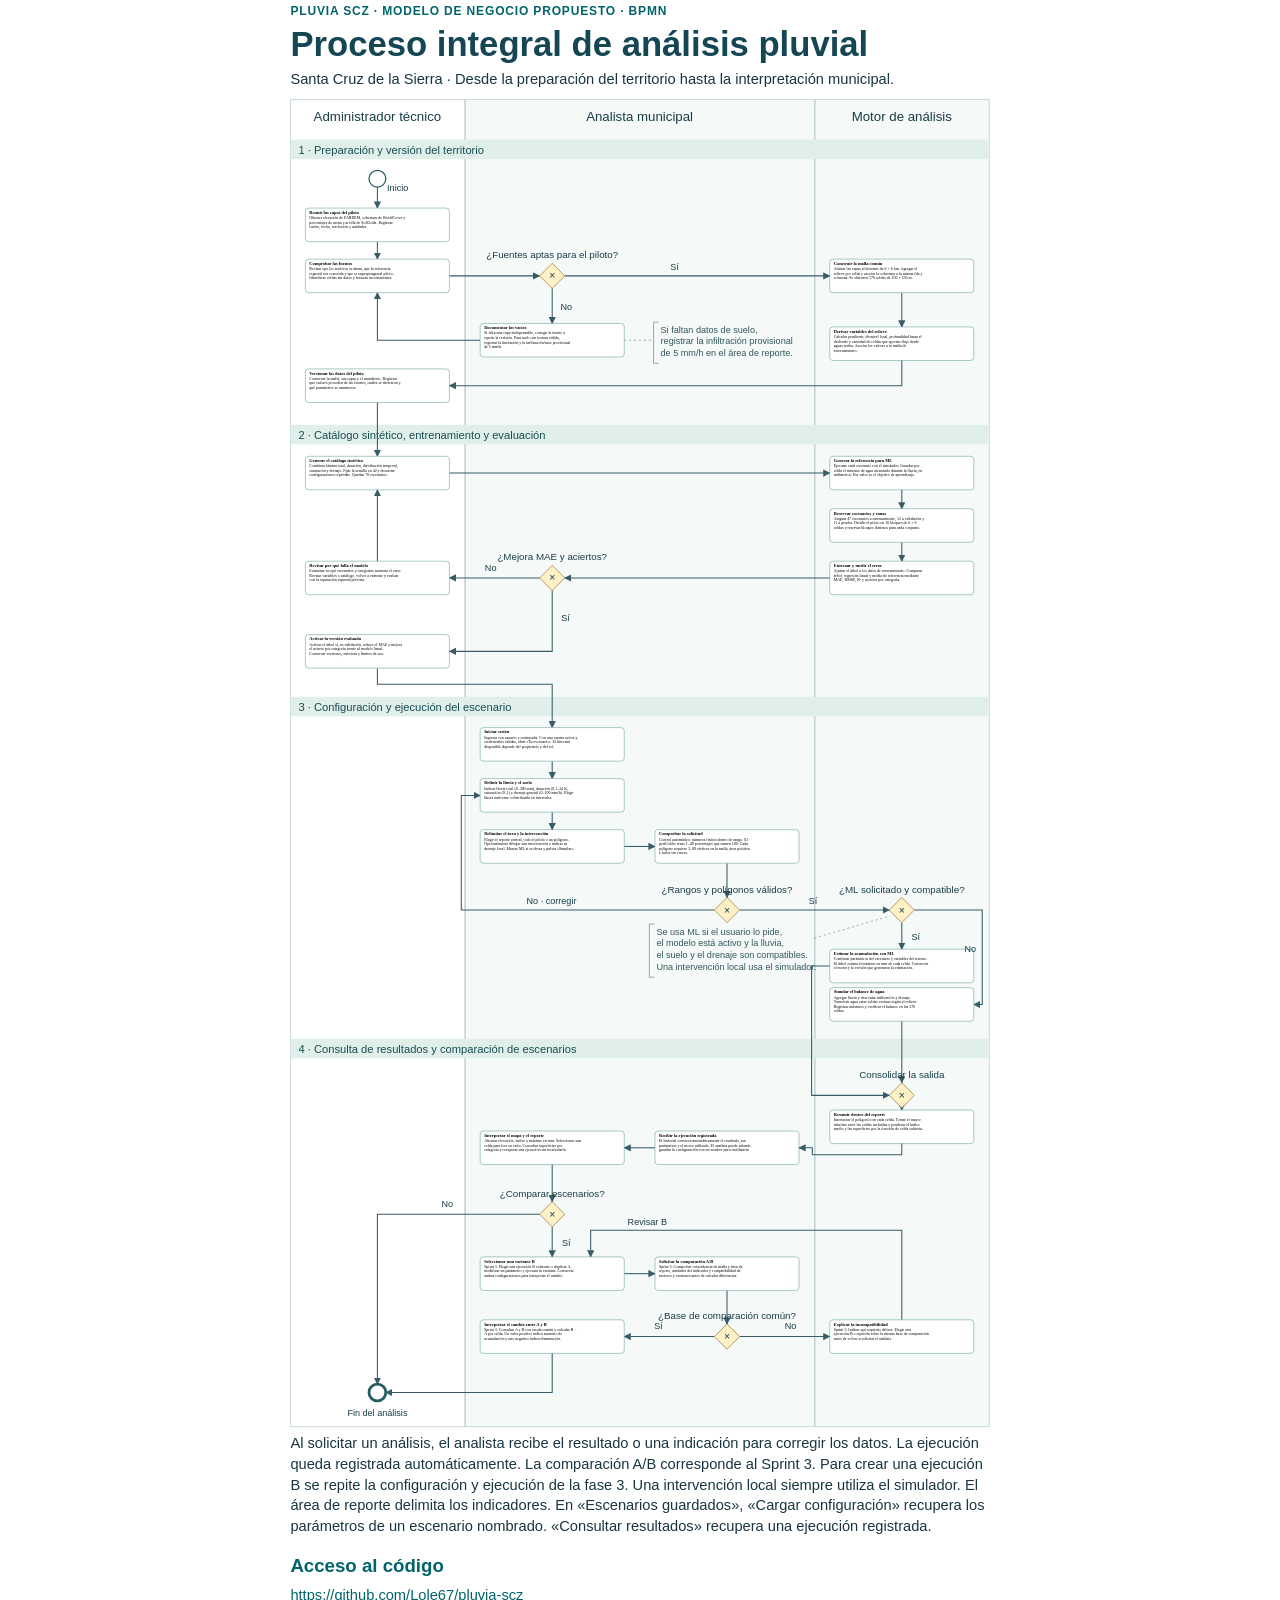
<file: docs/fuentes/BPMN.html>
<!doctype html>
<html lang="es"><meta charset="utf-8"><title>Proceso integral de análisis pluvial · Pluvia SCZ</title>
<style>@page{size:A4;margin:15mm 17mm}*{box-sizing:border-box}body{max-width:185mm;margin:auto;color:#193541;font:11pt/1.42 'Segoe UI',Arial,sans-serif}h1{font-size:26pt;color:#144653;line-height:1.12;margin:7px 0 15px}h2,h3{font-size:14pt;color:#00646a;margin:16px 0 5px}small{font-size:9pt;font-weight:700;letter-spacing:.07em;color:#00646a}p{margin:5px 0 10px}table{width:100%;border-collapse:collapse;font-size:10pt;margin:8px 0 10px}td,th{vertical-align:top;text-align:left;padding:6px 7px;border-bottom:1px solid #c7d8d8}th{background:#e8f3f1}tr{break-inside:avoid}section+section{break-before:page}section{break-inside:auto}svg{display:block;width:100%}a{color:#00646a}code,pre{font:9pt Consolas,monospace}pre{background:#f0f5f6;padding:8px;white-space:pre-wrap}ol{padding-left:20px}li{margin:6px 0}@page poster{size:440mm 1010mm;margin:13mm}.poster{page:poster}.poster h1{margin:4px 0}@media print{body{max-width:none}}</style>
<body>
<section class="poster">
<small>PLUVIA SCZ · MODELO DE NEGOCIO PROPUESTO · BPMN</small>
<h1>Proceso integral de análisis pluvial</h1>
<p>Santa Cruz de la Sierra · Desde la preparación del territorio hasta la interpretación municipal.</p>
<svg viewBox="0 0 1000 1900">
<defs>
<marker id="arr" viewBox="0 0 10 10" refX="9" refY="5" markerWidth="7" markerHeight="7" orient="auto">
<path d="M0 0L10 5L0 10z" fill="#375b67"/>
</marker>
</defs>
<rect x="1" y="1" width="249" height="1898" fill="#ffffff" stroke="#b3c9c9"/>
<text x="125" y="32" text-anchor="middle" font-family="Segoe UI, sans-serif" font-size="19" fill="#173d46">Administrador técnico</text>
<rect x="251" y="1" width="499" height="1898" fill="#f5f9f8" stroke="#b3c9c9"/>
<text x="500" y="32" text-anchor="middle" font-family="Segoe UI, sans-serif" font-size="19" fill="#173d46">Analista municipal</text>
<rect x="751" y="1" width="249" height="1898" fill="#f5f9f8" stroke="#b3c9c9"/>
<text x="875" y="32" text-anchor="middle" font-family="Segoe UI, sans-serif" font-size="19" fill="#173d46">Motor de análisis</text>
<rect x="1" y="58" width="998" height="28" fill="#e1efeb"/>
<text x="12" y="78" font-size="16" fill="#174d51">1 · Preparación y versión del territorio</text>
<rect x="1" y="466" width="998" height="28" fill="#e1efeb"/>
<text x="12" y="486" font-size="16" fill="#174d51">2 · Catálogo sintético, entrenamiento y evaluación</text>
<rect x="1" y="855" width="998" height="28" fill="#e1efeb"/>
<text x="12" y="875" font-size="16" fill="#174d51">3 · Configuración y ejecución del escenario</text>
<rect x="1" y="1344" width="998" height="28" fill="#e1efeb"/>
<text x="12" y="1364" font-size="16" fill="#174d51">4 · Consulta de resultados y comparación de escenarios</text>
<path d="M125 126V156" fill="none" stroke="#375b67" stroke-width="1.5" marker-end="url(#arr)"/>
<path d="M125 204V229" fill="none" stroke="#375b67" stroke-width="1.5" marker-end="url(#arr)"/>
<path d="M228 253H357" fill="none" stroke="#375b67" stroke-width="1.5" marker-end="url(#arr)"/>
<path d="M393 253H772" fill="none" stroke="#375b67" stroke-width="1.5" marker-end="url(#arr)"/>
<path d="M375 271V321" fill="none" stroke="#375b67" stroke-width="1.5" marker-end="url(#arr)"/>
<path d="M272 345H125V277" fill="none" stroke="#375b67" stroke-width="1.5" marker-end="url(#arr)"/>
<path d="M875 277V326" fill="none" stroke="#375b67" stroke-width="1.5" marker-end="url(#arr)"/>
<path d="M125 434V511" fill="none" stroke="#375b67" stroke-width="1.5" marker-end="url(#arr)"/>
<path d="M228 535H772" fill="none" stroke="#375b67" stroke-width="1.5" marker-end="url(#arr)"/>
<path d="M875 559V586" fill="none" stroke="#375b67" stroke-width="1.5" marker-end="url(#arr)"/>
<path d="M875 634V661" fill="none" stroke="#375b67" stroke-width="1.5" marker-end="url(#arr)"/>
<path d="M772 685H393" fill="none" stroke="#375b67" stroke-width="1.5" marker-end="url(#arr)"/>
<path d="M357 685H228" fill="none" stroke="#375b67" stroke-width="1.5" marker-end="url(#arr)"/>
<path d="M125 661V559" fill="none" stroke="#375b67" stroke-width="1.5" marker-end="url(#arr)"/>
<path d="M375 703V790H228" fill="none" stroke="#375b67" stroke-width="1.5" marker-end="url(#arr)"/>
<path d="M125 814V837H375V899" fill="none" stroke="#375b67" stroke-width="1.5" marker-end="url(#arr)"/>
<path d="M375 947V972" fill="none" stroke="#375b67" stroke-width="1.5" marker-end="url(#arr)"/>
<path d="M375 1020V1045" fill="none" stroke="#375b67" stroke-width="1.5" marker-end="url(#arr)"/>
<path d="M478 1069H522" fill="none" stroke="#375b67" stroke-width="1.5" marker-end="url(#arr)"/>
<path d="M625 1093V1142" fill="none" stroke="#375b67" stroke-width="1.5" marker-end="url(#arr)"/>
<path d="M607 1160H245V996H272" fill="none" stroke="#375b67" stroke-width="1.5" marker-end="url(#arr)"/>
<path d="M643 1160H857" fill="none" stroke="#375b67" stroke-width="1.5" marker-end="url(#arr)"/>
<path d="M875 1178V1216" fill="none" stroke="#375b67" stroke-width="1.5" marker-end="url(#arr)"/>
<path d="M893 1160H990V1295H978" fill="none" stroke="#375b67" stroke-width="1.5" marker-end="url(#arr)"/>
<path d="M772 1240H746V1425H857" fill="none" stroke="#375b67" stroke-width="1.5" marker-end="url(#arr)"/>
<path d="M875 1319V1407" fill="none" stroke="#375b67" stroke-width="1.5" marker-end="url(#arr)"/>
<path d="M875 1443V1446" fill="none" stroke="#375b67" stroke-width="1.5" marker-end="url(#arr)"/>
<path d="M522 1500H478" fill="none" stroke="#375b67" stroke-width="1.5" marker-end="url(#arr)"/>
<path d="M375 1524V1577" fill="none" stroke="#375b67" stroke-width="1.5" marker-end="url(#arr)"/>
<path d="M357 1595H125V1838" fill="none" stroke="#375b67" stroke-width="1.5" marker-end="url(#arr)"/>
<path d="M375 1613V1656" fill="none" stroke="#375b67" stroke-width="1.5" marker-end="url(#arr)"/>
<path d="M478 1680H522" fill="none" stroke="#375b67" stroke-width="1.5" marker-end="url(#arr)"/>
<path d="M625 1704V1752" fill="none" stroke="#375b67" stroke-width="1.5" marker-end="url(#arr)"/>
<path d="M607 1770H478" fill="none" stroke="#375b67" stroke-width="1.5" marker-end="url(#arr)"/>
<path d="M643 1770H772" fill="none" stroke="#375b67" stroke-width="1.5" marker-end="url(#arr)"/>
<path d="M875 1746V1618H430V1656" fill="none" stroke="#375b67" stroke-width="1.5" marker-end="url(#arr)"/>
<path d="M375 1794V1850H137" fill="none" stroke="#375b67" stroke-width="1.5" marker-end="url(#arr)"/>
<circle cx="125" cy="114" r="12" fill="white" stroke="#245e61" stroke-width="1.8"/>
<g class="task" transform="translate(22 156) scale(.333333 .285714)">
<rect width="618" height="168" rx="15" fill="white" stroke="#398182" stroke-width="2"/>
<text x="17" y="29" style="font:bold 19px Segoe UI">Reunir las capas del piloto</text>
<text x="17" y="55" style="font:17px Segoe UI">Obtener elevación de FABDEM, cobertura de WorldCover y</text>
<text x="17" y="78" style="font:17px Segoe UI">porcentajes de arena y arcilla de SoilGrids. Registrar</text>
<text x="17" y="101" style="font:17px Segoe UI">fuente, fecha, resolución y unidades.</text>
</g>
<g class="task" transform="translate(22 229) scale(.333333 .285714)">
<rect width="618" height="168" rx="15" fill="white" stroke="#398182" stroke-width="2"/>
<text x="17" y="29" style="font:bold 19px Segoe UI">Comprobar las fuentes</text>
<text x="17" y="55" style="font:17px Segoe UI">Revisar que los archivos se abran, que la referencia</text>
<text x="17" y="78" style="font:17px Segoe UI">espacial sea conocida y que se superpongan al piloto.</text>
<text x="17" y="101" style="font:17px Segoe UI">Identificar celdas sin datos y texturas inconsistentes.</text>
</g>
<path d="M375 235l18 18 -18 18 -18 -18z" fill="#fff1c6" stroke="#977331"/>
<text x="375" y="258" text-anchor="middle" font-family="Segoe UI, sans-serif" font-size="15" fill="#173d46">×</text>
<text x="375" y="228" text-anchor="middle" font-family="Segoe UI, sans-serif" font-size="14" fill="#173d46">¿Fuentes aptas para el piloto?</text>
<g class="task" transform="translate(272 321) scale(.333333 .285714)">
<rect width="618" height="168" rx="15" fill="white" stroke="#398182" stroke-width="2"/>
<text x="17" y="29" style="font:bold 19px Segoe UI">Documentar los vacíos</text>
<text x="17" y="55" style="font:17px Segoe UI">Si falta una capa indispensable, corregir la fuente y</text>
<text x="17" y="78" style="font:17px Segoe UI">repetir la revisión. Para suelo sin textura válida,</text>
<text x="17" y="101" style="font:17px Segoe UI">registrar la limitación y la infiltración base provisional</text>
<text x="17" y="124" style="font:17px Segoe UI">de 5 mm/h.</text>
</g>
<g class="task" transform="translate(772 229) scale(.333333 .285714)">
<rect width="618" height="168" rx="15" fill="white" stroke="#398182" stroke-width="2"/>
<text x="17" y="29" style="font:bold 19px Segoe UI">Construir la malla común</text>
<text x="17" y="55" style="font:17px Segoe UI">Alinear las capas al dominio de 6 × 6 km. Agregar el</text>
<text x="17" y="78" style="font:17px Segoe UI">relieve por celda y asociar la cobertura a la misma fila y</text>
<text x="17" y="101" style="font:17px Segoe UI">columna. Se obtienen 576 celdas de 250 × 250 m.</text>
</g>
<g class="task" transform="translate(22 386) scale(.333333 .285714)">
<rect width="618" height="168" rx="15" fill="white" stroke="#398182" stroke-width="2"/>
<text x="17" y="29" style="font:bold 19px Segoe UI">Versionar los datos del piloto</text>
<text x="17" y="55" style="font:17px Segoe UI">Conservar la malla, sus capas y el manifiesto. Registrar</text>
<text x="17" y="78" style="font:17px Segoe UI">qué valores proceden de las fuentes, cuáles se derivaron y</text>
<text x="17" y="101" style="font:17px Segoe UI">qué parámetros se asumieron.</text>
</g>
<text x="550" y="245" text-anchor="middle" font-family="Segoe UI, sans-serif" font-size="13" fill="#173d46">Sí</text>
<text x="395" y="302" text-anchor="middle" font-family="Segoe UI, sans-serif" font-size="13" fill="#173d46">No</text>
<g class="task" transform="translate(22 511) scale(.333333 .285714)">
<rect width="618" height="168" rx="15" fill="white" stroke="#398182" stroke-width="2"/>
<text x="17" y="29" style="font:bold 19px Segoe UI">Generar el catálogo sintético</text>
<text x="17" y="55" style="font:17px Segoe UI">Combinar lámina total, duración, distribución temporal,</text>
<text x="17" y="78" style="font:17px Segoe UI">saturación y drenaje. Fijar la semilla en 42 y descartar</text>
<text x="17" y="101" style="font:17px Segoe UI">configuraciones repetidas. Quedan 70 escenarios.</text>
</g>
<g class="task" transform="translate(772 511) scale(.333333 .285714)">
<rect width="618" height="168" rx="15" fill="white" stroke="#398182" stroke-width="2"/>
<text x="17" y="29" style="font:bold 19px Segoe UI">Generar la referencia para ML</text>
<text x="17" y="55" style="font:17px Segoe UI">Ejecutar cada escenario con el simulador. Guardar por</text>
<text x="17" y="78" style="font:17px Segoe UI">celda el máximo de agua alcanzado durante la lluvia, en</text>
<text x="17" y="101" style="font:17px Segoe UI">milímetros. Ese valor es el objetivo de aprendizaje.</text>
</g>
<g class="task" transform="translate(772 586) scale(.333333 .285714)">
<rect width="618" height="168" rx="15" fill="white" stroke="#398182" stroke-width="2"/>
<text x="17" y="29" style="font:bold 19px Segoe UI">Reservar escenarios y zonas</text>
<text x="17" y="55" style="font:17px Segoe UI">Asignar 47 escenarios a entrenamiento, 12 a validación y</text>
<text x="17" y="78" style="font:17px Segoe UI">11 a prueba. Dividir el piloto en 16 bloques de 6 × 6</text>
<text x="17" y="101" style="font:17px Segoe UI">celdas y reservar bloques distintos para cada conjunto.</text>
</g>
<g class="task" transform="translate(772 661) scale(.333333 .285714)">
<rect width="618" height="168" rx="15" fill="white" stroke="#398182" stroke-width="2"/>
<text x="17" y="29" style="font:bold 19px Segoe UI">Entrenar y medir el error</text>
<text x="17" y="55" style="font:17px Segoe UI">Ajustar el árbol a los datos de entrenamiento. Comparar</text>
<text x="17" y="78" style="font:17px Segoe UI">árbol, regresión lineal y media de referencia mediante</text>
<text x="17" y="101" style="font:17px Segoe UI">MAE, RMSE, R² y aciertos por categoría.</text>
</g>
<path d="M375 667l18 18 -18 18 -18 -18z" fill="#fff1c6" stroke="#977331"/>
<text x="375" y="690" text-anchor="middle" font-family="Segoe UI, sans-serif" font-size="15" fill="#173d46">×</text>
<text x="375" y="660" text-anchor="middle" font-family="Segoe UI, sans-serif" font-size="14" fill="#173d46">¿Mejora MAE y aciertos?</text>
<g class="task" transform="translate(22 661) scale(.333333 .285714)">
<rect width="618" height="168" rx="15" fill="white" stroke="#398182" stroke-width="2"/>
<text x="17" y="29" style="font:bold 19px Segoe UI">Revisar por qué falla el modelo</text>
<text x="17" y="55" style="font:17px Segoe UI">Examinar en qué escenarios y categorías aumenta el error.</text>
<text x="17" y="78" style="font:17px Segoe UI">Revisar variables o catálogo, volver a entrenar y evaluar</text>
<text x="17" y="101" style="font:17px Segoe UI">con la separación espacial prevista.</text>
</g>
<g class="task" transform="translate(22 766) scale(.333333 .285714)">
<rect width="618" height="168" rx="15" fill="white" stroke="#398182" stroke-width="2"/>
<text x="17" y="29" style="font:bold 19px Segoe UI">Activar la versión evaluada</text>
<text x="17" y="55" style="font:17px Segoe UI">Activar el árbol si, en validación, reduce el MAE y mejora</text>
<text x="17" y="78" style="font:17px Segoe UI">el acierto por categoría frente al modelo lineal.</text>
<text x="17" y="101" style="font:17px Segoe UI">Conservar versiones, métricas y límites de uso.</text>
</g>
<text x="287" y="675" text-anchor="middle" font-family="Segoe UI, sans-serif" font-size="13" fill="#173d46">No</text>
<text x="394" y="747" text-anchor="middle" font-family="Segoe UI, sans-serif" font-size="13" fill="#173d46">Sí</text>
<g class="task" transform="translate(272 899) scale(.333333 .285714)">
<rect width="618" height="168" rx="15" fill="white" stroke="#398182" stroke-width="2"/>
<text x="17" y="29" style="font:bold 19px Segoe UI">Iniciar sesión</text>
<text x="17" y="55" style="font:17px Segoe UI">Ingresar con usuario y contraseña. Con una cuenta activa y</text>
<text x="17" y="78" style="font:17px Segoe UI">credenciales válidas, abrir «Tu escenario». El historial</text>
<text x="17" y="101" style="font:17px Segoe UI">disponible depende del propietario y del rol.</text>
</g>
<g class="task" transform="translate(272 972) scale(.333333 .285714)">
<rect width="618" height="168" rx="15" fill="white" stroke="#398182" stroke-width="2"/>
<text x="17" y="29" style="font:bold 19px Segoe UI">Definir la lluvia y el suelo</text>
<text x="17" y="55" style="font:17px Segoe UI">Indicar lluvia total (0–300 mm), duración (0,1–24 h),</text>
<text x="17" y="78" style="font:17px Segoe UI">saturación (0–1) y drenaje general (0–100 mm/h). Elegir</text>
<text x="17" y="101" style="font:17px Segoe UI">lluvia uniforme o distribuirla en intervalos.</text>
</g>
<g class="task" transform="translate(272 1045) scale(.333333 .285714)">
<rect width="618" height="168" rx="15" fill="white" stroke="#398182" stroke-width="2"/>
<text x="17" y="29" style="font:bold 19px Segoe UI">Delimitar el área y la intervención</text>
<text x="17" y="55" style="font:17px Segoe UI">Elegir el reporte central, todo el piloto o un polígono.</text>
<text x="17" y="78" style="font:17px Segoe UI">Opcionalmente dibujar una intervención e indicar su</text>
<text x="17" y="101" style="font:17px Segoe UI">drenaje local. Marcar ML si se desea y pulsar «Simular».</text>
</g>
<g class="task" transform="translate(522 1045) scale(.333333 .285714)">
<rect width="618" height="168" rx="15" fill="white" stroke="#398182" stroke-width="2"/>
<text x="17" y="29" style="font:bold 19px Segoe UI">Comprobar la solicitud</text>
<text x="17" y="55" style="font:17px Segoe UI">Control automático: números finitos dentro de rango. El</text>
<text x="17" y="78" style="font:17px Segoe UI">perfil debe tener 1–48 porcentajes que sumen 100. Cada</text>
<text x="17" y="101" style="font:17px Segoe UI">polígono requiere 3–80 vértices en la malla, área positiva</text>
<text x="17" y="124" style="font:17px Segoe UI">y lados sin cruces.</text>
</g>
<path d="M625 1142l18 18 -18 18 -18 -18z" fill="#fff1c6" stroke="#977331"/>
<text x="625" y="1165" text-anchor="middle" font-family="Segoe UI, sans-serif" font-size="15" fill="#173d46">×</text>
<text x="625" y="1135" text-anchor="middle" font-family="Segoe UI, sans-serif" font-size="14" fill="#173d46">¿Rangos y polígonos válidos?</text>
<path d="M875 1142l18 18 -18 18 -18 -18z" fill="#fff1c6" stroke="#977331"/>
<text x="875" y="1165" text-anchor="middle" font-family="Segoe UI, sans-serif" font-size="15" fill="#173d46">×</text>
<text x="875" y="1135" text-anchor="middle" font-family="Segoe UI, sans-serif" font-size="14" fill="#173d46">¿ML solicitado y compatible?</text>
<g class="task" transform="translate(772 1216) scale(.333333 .285714)">
<rect width="618" height="168" rx="15" fill="white" stroke="#398182" stroke-width="2"/>
<text x="17" y="29" style="font:bold 19px Segoe UI">Estimar la acumulación con ML</text>
<text x="17" y="55" style="font:17px Segoe UI">Combinar parámetros del escenario y variables del terreno.</text>
<text x="17" y="78" style="font:17px Segoe UI">El árbol estima el máximo en mm de cada celda. Conservar</text>
<text x="17" y="101" style="font:17px Segoe UI">el motor y la versión que generaron la estimación.</text>
</g>
<g class="task" transform="translate(772 1271) scale(.333333 .285714)">
<rect width="618" height="168" rx="15" fill="white" stroke="#398182" stroke-width="2"/>
<text x="17" y="29" style="font:bold 19px Segoe UI">Simular el balance de agua</text>
<text x="17" y="55" style="font:17px Segoe UI">Agregar lluvia y descontar infiltración y drenaje.</text>
<text x="17" y="78" style="font:17px Segoe UI">Transferir agua entre celdas vecinas según el relieve.</text>
<text x="17" y="101" style="font:17px Segoe UI">Registrar máximos y verificar el balance en las 576</text>
<text x="17" y="124" style="font:17px Segoe UI">celdas.</text>
</g>
<path d="M875 1407l18 18 -18 18 -18 -18z" fill="#fff1c6" stroke="#977331"/>
<text x="875" y="1430" text-anchor="middle" font-family="Segoe UI, sans-serif" font-size="15" fill="#173d46">×</text>
<text x="875" y="1400" text-anchor="middle" font-family="Segoe UI, sans-serif" font-size="14" fill="#173d46">Consolidar la salida</text>
<text x="374" y="1151" text-anchor="middle" font-family="Segoe UI, sans-serif" font-size="13" fill="#173d46">No · corregir</text>
<text x="748" y="1151" text-anchor="middle" font-family="Segoe UI, sans-serif" font-size="13" fill="#173d46">Sí</text>
<text x="895" y="1203" text-anchor="middle" font-family="Segoe UI, sans-serif" font-size="13" fill="#173d46">Sí</text>
<text x="973" y="1220" text-anchor="middle" font-family="Segoe UI, sans-serif" font-size="13" fill="#173d46">No</text>
<g class="task" transform="translate(522 1476) scale(.333333 .285714)">
<rect width="618" height="168" rx="15" fill="white" stroke="#398182" stroke-width="2"/>
<text x="17" y="29" style="font:bold 19px Segoe UI">Recibir la ejecución registrada</text>
<text x="17" y="55" style="font:17px Segoe UI">El historial conserva automáticamente el resultado, sus</text>
<text x="17" y="78" style="font:17px Segoe UI">parámetros y el motor utilizado. El analista puede además</text>
<text x="17" y="101" style="font:17px Segoe UI">guardar la configuración con un nombre para reutilizarla.</text>
</g>
<g class="task" transform="translate(272 1476) scale(.333333 .285714)">
<rect width="618" height="168" rx="15" fill="white" stroke="#398182" stroke-width="2"/>
<text x="17" y="29" style="font:bold 19px Segoe UI">Interpretar el mapa y el reporte</text>
<text x="17" y="55" style="font:17px Segoe UI">Alternar elevación, índice y máximo en mm. Seleccionar una</text>
<text x="17" y="78" style="font:17px Segoe UI">celda para leer su valor. Consultar superficies por</text>
<text x="17" y="101" style="font:17px Segoe UI">categoría y recuperar una ejecución sin recalcularla.</text>
</g>
<path d="M375 1577l18 18 -18 18 -18 -18z" fill="#fff1c6" stroke="#977331"/>
<text x="375" y="1600" text-anchor="middle" font-family="Segoe UI, sans-serif" font-size="15" fill="#173d46">×</text>
<text x="375" y="1570" text-anchor="middle" font-family="Segoe UI, sans-serif" font-size="14" fill="#173d46">¿Comparar escenarios?</text>
<g class="task" transform="translate(272 1656) scale(.333333 .285714)">
<rect width="618" height="168" rx="15" fill="white" stroke="#398182" stroke-width="2"/>
<text x="17" y="29" style="font:bold 19px Segoe UI">Seleccionar una variante B</text>
<text x="17" y="55" style="font:17px Segoe UI">Sprint 3. Elegir una ejecución B existente o duplicar A,</text>
<text x="17" y="78" style="font:17px Segoe UI">modificar un parámetro y ejecutar la variante. Conservar</text>
<text x="17" y="101" style="font:17px Segoe UI">ambas configuraciones para interpretar el cambio.</text>
</g>
<g class="task" transform="translate(522 1656) scale(.333333 .285714)">
<rect width="618" height="168" rx="15" fill="white" stroke="#398182" stroke-width="2"/>
<text x="17" y="29" style="font:bold 19px Segoe UI">Solicitar la comparación A/B</text>
<text x="17" y="55" style="font:17px Segoe UI">Sprint 3. Comprobar coincidencia de malla y área de</text>
<text x="17" y="78" style="font:17px Segoe UI">reporte, unidades del indicador y compatibilidad de</text>
<text x="17" y="101" style="font:17px Segoe UI">motores y versiones antes de calcular diferencias.</text>
</g>
<path d="M625 1752l18 18 -18 18 -18 -18z" fill="#fff1c6" stroke="#977331"/>
<text x="625" y="1775" text-anchor="middle" font-family="Segoe UI, sans-serif" font-size="15" fill="#173d46">×</text>
<text x="625" y="1745" text-anchor="middle" font-family="Segoe UI, sans-serif" font-size="14" fill="#173d46">¿Base de comparación común?</text>
<g class="task" transform="translate(772 1746) scale(.333333 .285714)">
<rect width="618" height="168" rx="15" fill="white" stroke="#398182" stroke-width="2"/>
<text x="17" y="29" style="font:bold 19px Segoe UI">Explicar la incompatibilidad</text>
<text x="17" y="55" style="font:17px Segoe UI">Sprint 3. Indicar qué requisito difiere. Elegir otra</text>
<text x="17" y="78" style="font:17px Segoe UI">ejecución B o repetirla sobre la misma base de comparación</text>
<text x="17" y="101" style="font:17px Segoe UI">antes de volver a solicitar el análisis.</text>
</g>
<g class="task" transform="translate(272 1746) scale(.333333 .285714)">
<rect width="618" height="168" rx="15" fill="white" stroke="#398182" stroke-width="2"/>
<text x="17" y="29" style="font:bold 19px Segoe UI">Interpretar el cambio entre A y B</text>
<text x="17" y="55" style="font:17px Segoe UI">Sprint 3. Consultar A y B con escala común y calcular B −</text>
<text x="17" y="78" style="font:17px Segoe UI">A por celda. Un valor positivo indica aumento de</text>
<text x="17" y="101" style="font:17px Segoe UI">acumulación y uno negativo indica disminución.</text>
</g>
<circle cx="125" cy="1850" r="12" fill="white" stroke="#245e61" stroke-width="4"/>
<text x="225" y="1585" text-anchor="middle" font-family="Segoe UI, sans-serif" font-size="13" fill="#173d46">No</text>
<text x="395" y="1640" text-anchor="middle" font-family="Segoe UI, sans-serif" font-size="13" fill="#173d46">Sí</text>
<text x="527" y="1759" text-anchor="middle" font-family="Segoe UI, sans-serif" font-size="13" fill="#173d46">Sí</text>
<text x="716" y="1759" text-anchor="middle" font-family="Segoe UI, sans-serif" font-size="13" fill="#173d46">No</text>
<text x="511" y="1611" text-anchor="middle" font-family="Segoe UI, sans-serif" font-size="13" fill="#173d46">Revisar B</text>
<text x="125" y="1884" text-anchor="middle" font-family="Segoe UI, sans-serif" font-size="13" fill="#173d46">Fin del análisis</text>
<text x="154" y="131" text-anchor="middle" font-family="Segoe UI, sans-serif" font-size="13" fill="#173d46">Inicio</text>
<g class="task" transform="translate(772 326) scale(.333333 .285714)">
<rect width="618" height="168" rx="15" fill="white" stroke="#398182" stroke-width="2"/>
<text x="17" y="29" style="font:bold 19px Segoe UI">Derivar variables del relieve</text>
<text x="17" y="55" style="font:17px Segoe UI">Calcular pendiente, desnivel local, profundidad hasta el</text>
<text x="17" y="78" style="font:17px Segoe UI">desborde y cantidad de celdas que aportan flujo desde</text>
<text x="17" y="101" style="font:17px Segoe UI">aguas arriba. Asociar los valores a la malla de</text>
<text x="17" y="124" style="font:17px Segoe UI">entrenamiento.</text>
</g>
<g class="task" transform="translate(772 1446) scale(.333333 .285714)">
<rect width="618" height="168" rx="15" fill="white" stroke="#398182" stroke-width="2"/>
<text x="17" y="29" style="font:bold 19px Segoe UI">Resumir dentro del reporte</text>
<text x="17" y="55" style="font:17px Segoe UI">Intersectar el polígono con cada celda. Tomar el mayor</text>
<text x="17" y="78" style="font:17px Segoe UI">máximo entre las celdas incluidas y ponderar el índice</text>
<text x="17" y="101" style="font:17px Segoe UI">medio y las superficies por la fracción de celda cubierta.</text>
</g>
<path d="M875 374V410H228" fill="none" stroke="#375b67" stroke-width="1.5" marker-end="url(#arr)"/>
<path d="M875 1494V1510H747V1500H728" fill="none" stroke="#375b67" stroke-width="1.5" marker-end="url(#arr)"/>
<path d="M521 1180h-7v76h7" fill="none" stroke="#71888a"/>
<text x="524" y="1195" font-size="13" fill="#32565c">Se usa ML si el usuario lo pide,</text>
<text x="524" y="1212" font-size="13" fill="#32565c">el modelo está activo y la lluvia,</text>
<text x="524" y="1229" font-size="13" fill="#32565c">el suelo y el drenaje son compatibles.</text>
<text x="524" y="1246" font-size="13" fill="#32565c">Una intervención local usa el simulador.</text>
<path d="M750 1200L856 1169" stroke="#789294" stroke-dasharray="3 4" fill="none"/>
<path d="M527 319h-7v59h7" fill="none" stroke="#71888a"/>
<text x="530" y="334" font-size="13" fill="#32565c">Si faltan datos de suelo,</text>
<text x="530" y="351" font-size="13" fill="#32565c">registrar la infiltración provisional</text>
<text x="530" y="368" font-size="13" fill="#32565c">de 5 mm/h en el área de reporte.</text>
<path d="M478 345H519" stroke="#789294" stroke-dasharray="3 4"/>
</svg>
<p>Al solicitar un análisis, el analista recibe el resultado o una indicación para corregir los datos. La ejecución queda registrada automáticamente. La comparación A/B corresponde al Sprint 3. Para crear una ejecución B se repite la configuración y ejecución de la fase 3. Una intervención local siempre utiliza el simulador. El área de reporte delimita los indicadores. En «Escenarios guardados», «Cargar configuración» recupera los parámetros de un escenario nombrado. «Consultar resultados» recupera una ejecución registrada.</p>
<h3>Acceso al código</h3>
<a href="https://github.com/Lole67/pluvia-scz">https://github.com/Lole67/pluvia-scz</a>
</section>
</body></html>
</file>
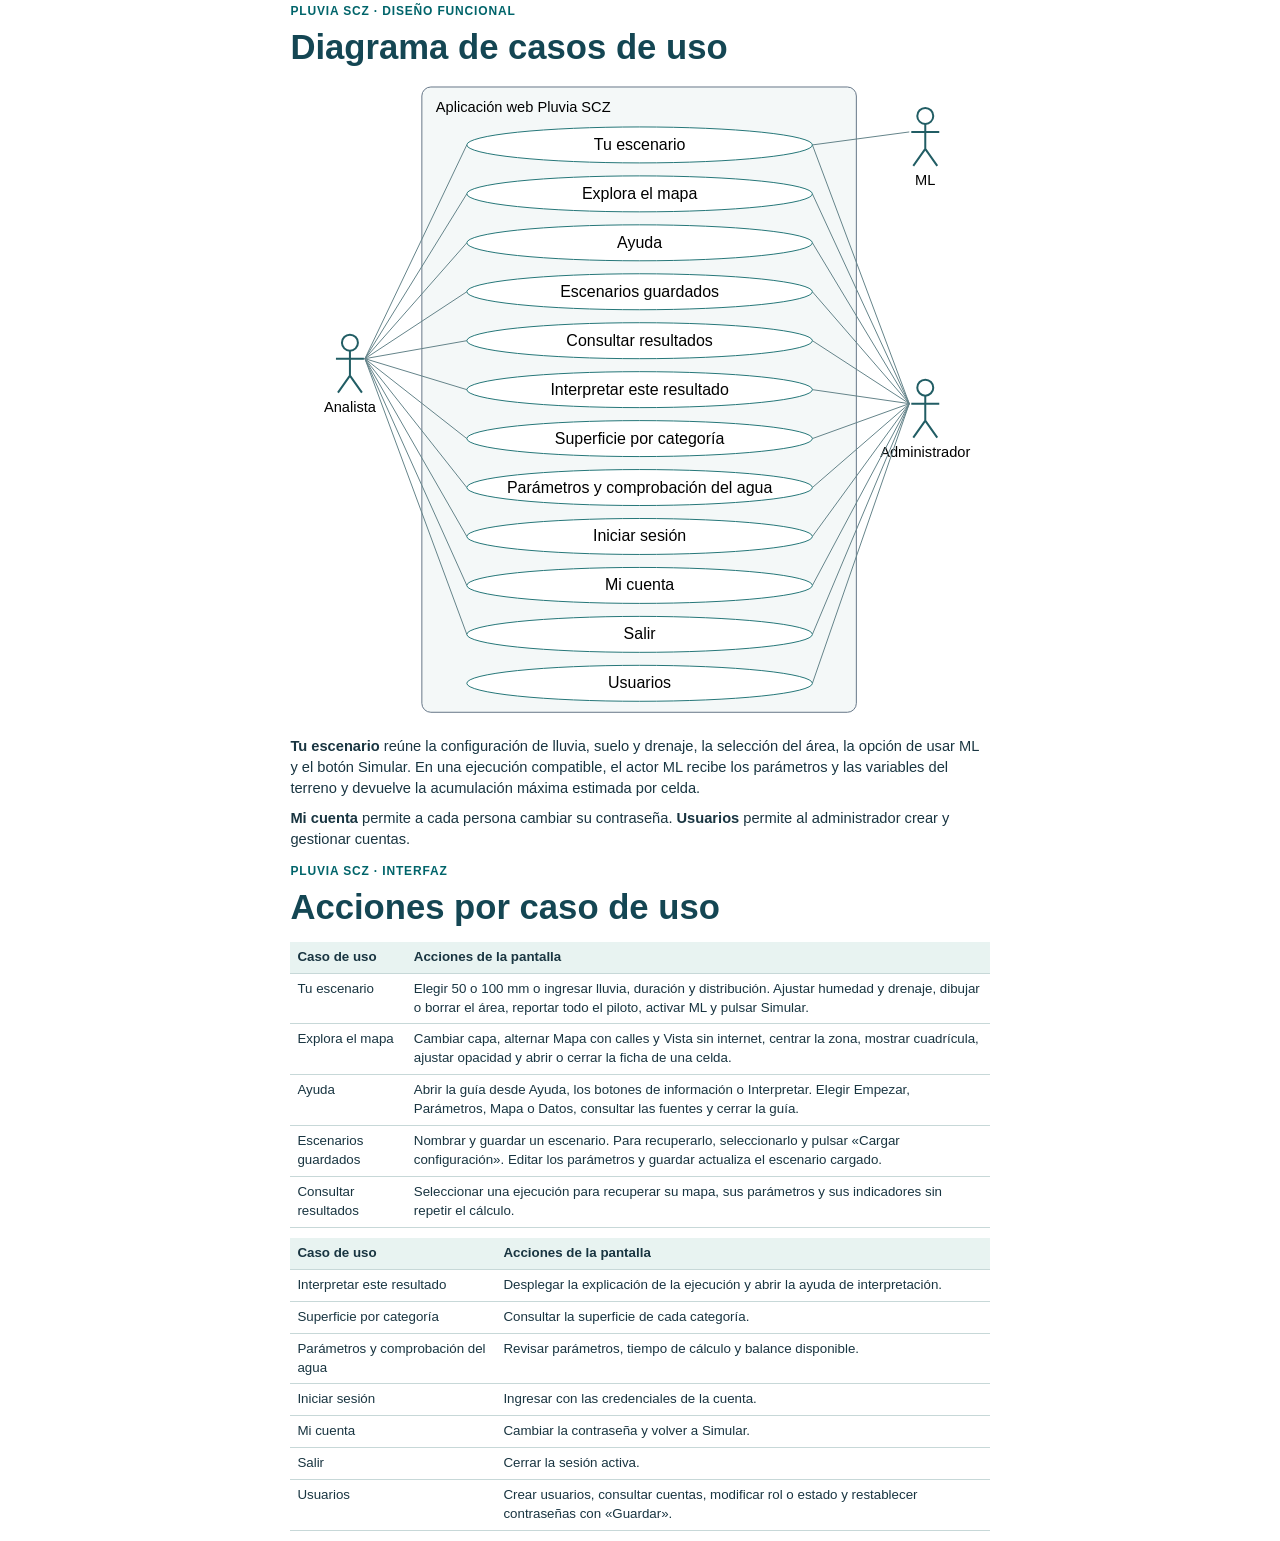
<file: docs/fuentes/CASOS_DE_USO.html>
<!doctype html>
<html lang="es"><meta charset="utf-8"><title>Diagrama de casos de uso · Pluvia SCZ</title>
<style>@page{size:A4;margin:15mm 17mm}*{box-sizing:border-box}body{max-width:185mm;margin:auto;color:#193541;font:11pt/1.42 'Segoe UI',Arial,sans-serif}h1{font-size:26pt;color:#144653;line-height:1.12;margin:7px 0 15px}h2,h3{font-size:14pt;color:#00646a;margin:16px 0 5px}small{font-size:9pt;font-weight:700;letter-spacing:.07em;color:#00646a}p{margin:5px 0 10px}table{width:100%;border-collapse:collapse;font-size:10pt;margin:8px 0 10px}td,th{vertical-align:top;text-align:left;padding:6px 7px;border-bottom:1px solid #c7d8d8}th{background:#e8f3f1}tr{break-inside:avoid}section+section{break-before:page}section{break-inside:auto}svg{display:block;width:100%}a{color:#00646a}code,pre{font:9pt Consolas,monospace}pre{background:#f0f5f6;padding:8px;white-space:pre-wrap}ol{padding-left:20px}li{margin:6px 0}@page poster{size:440mm 1010mm;margin:13mm}.poster{page:poster}.poster h1{margin:4px 0}@media print{body{max-width:none}}</style>
<body>
<section>
<small>PLUVIA SCZ · DISEÑO FUNCIONAL</small>
<h1>Diagrama de casos de uso</h1>
<svg viewBox="0 0 700 650">
<rect x="132" y="5" width="435" height="626" rx="9" fill="#f4f8f8" stroke="#678"/>
<text x="146" y="30">Aplicación web Pluvia SCZ</text>
<g stroke="#215d64" fill="none" stroke-width="2">
<circle cx="60" cy="261" r="8"/>
<path d="M60 269v25m-14 -17h28m-14 17l-12 17m12 -17l12 17"/>
</g>
<text x="60" y="330" text-anchor="middle">Analista</text>
<g stroke="#215d64" fill="none" stroke-width="2">
<circle cx="636" cy="306" r="8"/>
<path d="M636 314v25m-14 -17h28m-14 17l-12 17m12 -17l12 17"/>
</g>
<text x="636" y="375" text-anchor="middle">Administrador</text>
<g stroke="#215d64" fill="none" stroke-width="2">
<circle cx="636" cy="34" r="8"/>
<path d="M636 42v25m-14 -17h28m-14 17l-12 17m12 -17l12 17"/>
</g>
<text x="636" y="103" text-anchor="middle">ML</text>
<g stroke="#65848a">
<line x1="75" y1="277" x2="177" y2="63"/>
<line x1="620" y1="322" x2="523" y2="63"/>
<line x1="620" y1="50" x2="523" y2="63"/>
</g>
<ellipse cx="350" cy="63" rx="173" ry="18" fill="white" stroke="#267779"/>
<text x="350" y="68" text-anchor="middle" font-size="16">Tu escenario</text>
<g stroke="#65848a">
<line x1="75" y1="277" x2="177" y2="112"/>
<line x1="620" y1="322" x2="523" y2="112"/>
</g>
<ellipse cx="350" cy="112" rx="173" ry="18" fill="white" stroke="#267779"/>
<text x="350" y="117" text-anchor="middle" font-size="16">Explora el mapa</text>
<g stroke="#65848a">
<line x1="75" y1="277" x2="177" y2="161"/>
<line x1="620" y1="322" x2="523" y2="161"/>
</g>
<ellipse cx="350" cy="161" rx="173" ry="18" fill="white" stroke="#267779"/>
<text x="350" y="166" text-anchor="middle" font-size="16">Ayuda</text>
<g stroke="#65848a">
<line x1="75" y1="277" x2="177" y2="210"/>
<line x1="620" y1="322" x2="523" y2="210"/>
</g>
<ellipse cx="350" cy="210" rx="173" ry="18" fill="white" stroke="#267779"/>
<text x="350" y="215" text-anchor="middle" font-size="16">Escenarios guardados</text>
<g stroke="#65848a">
<line x1="75" y1="277" x2="177" y2="259"/>
<line x1="620" y1="322" x2="523" y2="259"/>
</g>
<ellipse cx="350" cy="259" rx="173" ry="18" fill="white" stroke="#267779"/>
<text x="350" y="264" text-anchor="middle" font-size="16">Consultar resultados</text>
<g stroke="#65848a">
<line x1="75" y1="277" x2="177" y2="308"/>
<line x1="620" y1="322" x2="523" y2="308"/>
</g>
<ellipse cx="350" cy="308" rx="173" ry="18" fill="white" stroke="#267779"/>
<text x="350" y="313" text-anchor="middle" font-size="16">Interpretar este resultado</text>
<g stroke="#65848a">
<line x1="75" y1="277" x2="177" y2="357"/>
<line x1="620" y1="322" x2="523" y2="357"/>
</g>
<ellipse cx="350" cy="357" rx="173" ry="18" fill="white" stroke="#267779"/>
<text x="350" y="362" text-anchor="middle" font-size="16">Superficie por categoría</text>
<g stroke="#65848a">
<line x1="75" y1="277" x2="177" y2="406"/>
<line x1="620" y1="322" x2="523" y2="406"/>
</g>
<ellipse cx="350" cy="406" rx="173" ry="18" fill="white" stroke="#267779"/>
<text x="350" y="411" text-anchor="middle" font-size="16">Parámetros y comprobación del agua</text>
<g stroke="#65848a">
<line x1="75" y1="277" x2="177" y2="455"/>
<line x1="620" y1="322" x2="523" y2="455"/>
</g>
<ellipse cx="350" cy="455" rx="173" ry="18" fill="white" stroke="#267779"/>
<text x="350" y="460" text-anchor="middle" font-size="16">Iniciar sesión</text>
<g stroke="#65848a">
<line x1="75" y1="277" x2="177" y2="504"/>
<line x1="620" y1="322" x2="523" y2="504"/>
</g>
<ellipse cx="350" cy="504" rx="173" ry="18" fill="white" stroke="#267779"/>
<text x="350" y="509" text-anchor="middle" font-size="16">Mi cuenta</text>
<g stroke="#65848a">
<line x1="75" y1="277" x2="177" y2="553"/>
<line x1="620" y1="322" x2="523" y2="553"/>
</g>
<ellipse cx="350" cy="553" rx="173" ry="18" fill="white" stroke="#267779"/>
<text x="350" y="558" text-anchor="middle" font-size="16">Salir</text>
<g stroke="#65848a">
<line x1="620" y1="322" x2="523" y2="602"/>
</g>
<ellipse cx="350" cy="602" rx="173" ry="18" fill="white" stroke="#267779"/>
<text x="350" y="607" text-anchor="middle" font-size="16">Usuarios</text>
</svg>
<p>
<b>Tu escenario</b> reúne la configuración de lluvia, suelo y drenaje, la selección del área, la opción de usar ML y el botón Simular. En una ejecución compatible, el actor ML recibe los parámetros y las variables del terreno y devuelve la acumulación máxima estimada por celda.</p>
<p>
<b>Mi cuenta</b> permite a cada persona cambiar su contraseña. <b>Usuarios</b> permite al administrador crear y gestionar cuentas.</p>
</section>
<section>
<small>PLUVIA SCZ · INTERFAZ</small>
<h1>Acciones por caso de uso</h1>
<table>
<tr>
<th>Caso de uso</th>
<th>Acciones de la pantalla</th>
</tr>
<tr>
<td>Tu escenario</td>
<td>Elegir 50 o 100 mm o ingresar lluvia, duración y distribución. Ajustar humedad y drenaje, dibujar o borrar el área, reportar todo el piloto, activar ML y pulsar Simular.</td>
</tr>
<tr>
<td>Explora el mapa</td>
<td>Cambiar capa, alternar Mapa con calles y Vista sin internet, centrar la zona, mostrar cuadrícula, ajustar opacidad y abrir o cerrar la ficha de una celda.</td>
</tr>
<tr>
<td>Ayuda</td>
<td>Abrir la guía desde Ayuda, los botones de información o Interpretar. Elegir Empezar, Parámetros, Mapa o Datos, consultar las fuentes y cerrar la guía.</td>
</tr>
<tr>
<td>Escenarios guardados</td>
<td>Nombrar y guardar un escenario. Para recuperarlo, seleccionarlo y pulsar «Cargar configuración». Editar los parámetros y guardar actualiza el escenario cargado.</td>
</tr>
<tr>
<td>Consultar resultados</td>
<td>Seleccionar una ejecución para recuperar su mapa, sus parámetros y sus indicadores sin repetir el cálculo.</td>
</tr>
</table>
<table>
<tr>
<th>Caso de uso</th>
<th>Acciones de la pantalla</th>
</tr>
<tr>
<td>Interpretar este resultado</td>
<td>Desplegar la explicación de la ejecución y abrir la ayuda de interpretación.</td>
</tr>
<tr>
<td>Superficie por categoría</td>
<td>Consultar la superficie de cada categoría.</td>
</tr>
<tr>
<td>Parámetros y comprobación del agua</td>
<td>Revisar parámetros, tiempo de cálculo y balance disponible.</td>
</tr>
<tr>
<td>Iniciar sesión</td>
<td>Ingresar con las credenciales de la cuenta.</td>
</tr>
<tr>
<td>Mi cuenta</td>
<td>Cambiar la contraseña y volver a Simular.</td>
</tr>
<tr>
<td>Salir</td>
<td>Cerrar la sesión activa.</td>
</tr>
<tr>
<td>Usuarios</td>
<td>Crear usuarios, consultar cuentas, modificar rol o estado y restablecer contraseñas con «Guardar».</td>
</tr>
</table>
</section>
</body></html>
</file>
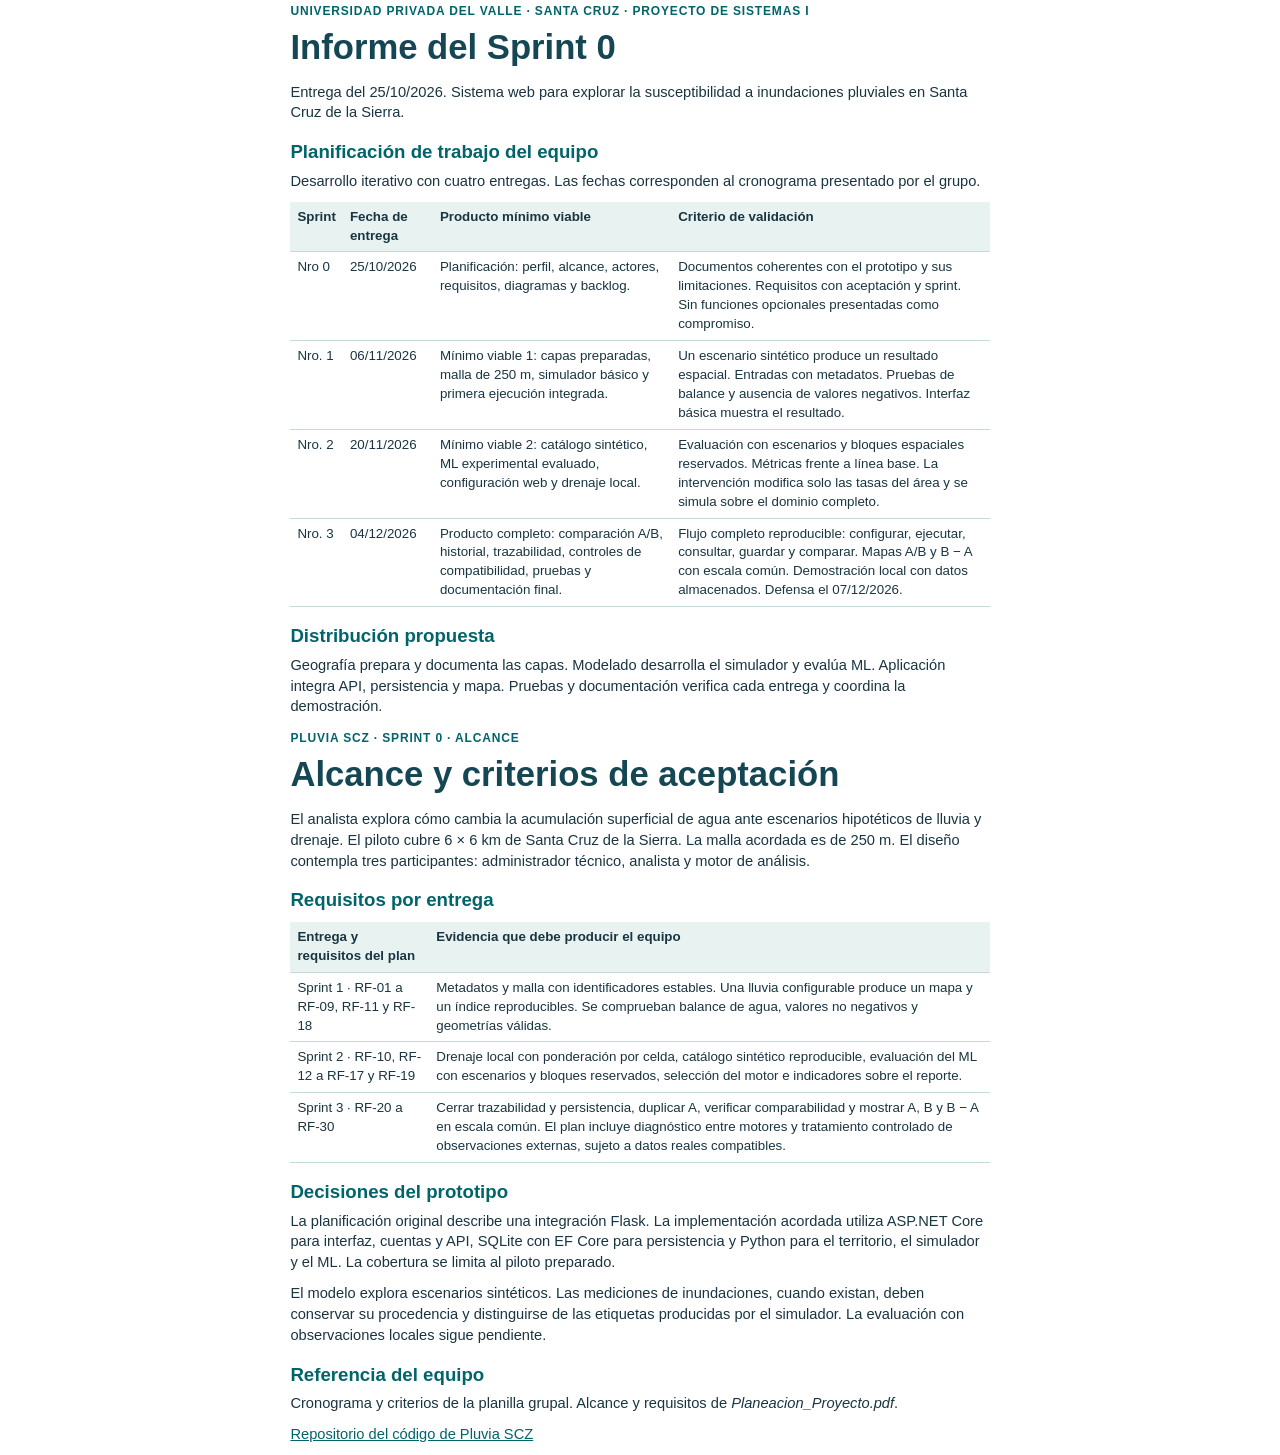
<file: docs/fuentes/SPRINT_0.html>
<!doctype html>
<html lang="es"><meta charset="utf-8"><title>Informe del Sprint 0 · Pluvia SCZ</title>
<style>@page{size:A4;margin:15mm 17mm}*{box-sizing:border-box}body{max-width:185mm;margin:auto;color:#193541;font:11pt/1.42 'Segoe UI',Arial,sans-serif}h1{font-size:26pt;color:#144653;line-height:1.12;margin:7px 0 15px}h2,h3{font-size:14pt;color:#00646a;margin:16px 0 5px}small{font-size:9pt;font-weight:700;letter-spacing:.07em;color:#00646a}p{margin:5px 0 10px}table{width:100%;border-collapse:collapse;font-size:10pt;margin:8px 0 10px}td,th{vertical-align:top;text-align:left;padding:6px 7px;border-bottom:1px solid #c7d8d8}th{background:#e8f3f1}tr{break-inside:avoid}section+section{break-before:page}section{break-inside:auto}svg{display:block;width:100%}a{color:#00646a}code,pre{font:9pt Consolas,monospace}pre{background:#f0f5f6;padding:8px;white-space:pre-wrap}ol{padding-left:20px}li{margin:6px 0}@page poster{size:440mm 1010mm;margin:13mm}.poster{page:poster}.poster h1{margin:4px 0}@media print{body{max-width:none}}</style>
<body>
<section><small>UNIVERSIDAD PRIVADA DEL VALLE · SANTA CRUZ · PROYECTO DE SISTEMAS I</small><h1>Informe del Sprint 0</h1><p>Entrega del 25/10/2026. Sistema web para explorar la susceptibilidad a inundaciones pluviales en Santa Cruz de la Sierra.</p><h3>Planificación de trabajo del equipo</h3><p>Desarrollo iterativo con cuatro entregas. Las fechas corresponden al cronograma presentado por el grupo.</p><table><tr><th>Sprint</th><th>Fecha de entrega</th><th>Producto mínimo viable</th><th>Criterio de validación</th></tr><tr><td>Nro 0</td><td>25/10/2026</td><td>Planificación: perfil, alcance, actores, requisitos, diagramas y backlog.</td><td>Documentos coherentes con el prototipo y sus limitaciones. Requisitos con aceptación y sprint. Sin funciones opcionales presentadas como compromiso.</td></tr><tr><td>Nro. 1</td><td>06/11/2026</td><td>Mínimo viable 1: capas preparadas, malla de 250 m, simulador básico y primera ejecución integrada.</td><td>Un escenario sintético produce un resultado espacial. Entradas con metadatos. Pruebas de balance y ausencia de valores negativos. Interfaz básica muestra el resultado.</td></tr><tr><td>Nro. 2</td><td>20/11/2026</td><td>Mínimo viable 2: catálogo sintético, ML experimental evaluado, configuración web y drenaje local.</td><td>Evaluación con escenarios y bloques espaciales reservados. Métricas frente a línea base. La intervención modifica solo las tasas del área y se simula sobre el dominio completo.</td></tr><tr><td>Nro. 3</td><td>04/12/2026</td><td>Producto completo: comparación A/B, historial, trazabilidad, controles de compatibilidad, pruebas y documentación final.</td><td>Flujo completo reproducible: configurar, ejecutar, consultar, guardar y comparar. Mapas A/B y B − A con escala común. Demostración local con datos almacenados. Defensa el 07/12/2026.</td></tr></table><h3>Distribución propuesta</h3><p>Geografía prepara y documenta las capas. Modelado desarrolla el simulador y evalúa ML. Aplicación integra API, persistencia y mapa. Pruebas y documentación verifica cada entrega y coordina la demostración.</p></section><section><small>PLUVIA SCZ · SPRINT 0 · ALCANCE</small><h1>Alcance y criterios de aceptación</h1>
<p>El analista explora cómo cambia la acumulación superficial de agua ante escenarios hipotéticos de lluvia y drenaje. El piloto cubre 6 × 6 km de Santa Cruz de la Sierra. La malla acordada es de 250 m. El diseño contempla tres participantes: administrador técnico, analista y motor de análisis.</p>
<h2>Requisitos por entrega</h2><table>
<tr><th>Entrega y requisitos del plan</th><th>Evidencia que debe producir el equipo</th></tr>
<tr><td>Sprint 1 · RF-01 a RF-09, RF-11 y RF-18</td><td>Metadatos y malla con identificadores estables. Una lluvia configurable produce un mapa y un índice reproducibles. Se comprueban balance de agua, valores no negativos y geometrías válidas.</td></tr>
<tr><td>Sprint 2 · RF-10, RF-12 a RF-17 y RF-19</td><td>Drenaje local con ponderación por celda, catálogo sintético reproducible, evaluación del ML con escenarios y bloques reservados, selección del motor e indicadores sobre el reporte.</td></tr>
<tr><td>Sprint 3 · RF-20 a RF-30</td><td>Cerrar trazabilidad y persistencia, duplicar A, verificar comparabilidad y mostrar A, B y B − A en escala común. El plan incluye diagnóstico entre motores y tratamiento controlado de observaciones externas, sujeto a datos reales compatibles.</td></tr>
</table>
<h2>Decisiones del prototipo</h2><p>La planificación original describe una integración Flask. La implementación acordada utiliza ASP.NET Core para interfaz, cuentas y API, SQLite con EF Core para persistencia y Python para el territorio, el simulador y el ML. La cobertura se limita al piloto preparado.</p>
<p>El modelo explora escenarios sintéticos. Las mediciones de inundaciones, cuando existan, deben conservar su procedencia y distinguirse de las etiquetas producidas por el simulador. La evaluación con observaciones locales sigue pendiente.</p>
<h2>Referencia del equipo</h2><p>Cronograma y criterios de la planilla grupal. Alcance y requisitos de <i>Planeacion_Proyecto.pdf</i>.</p>
<p><a href="https://github.com/Lole67/pluvia-scz">Repositorio del código de Pluvia SCZ</a></p></section>
</body></html>
</file>
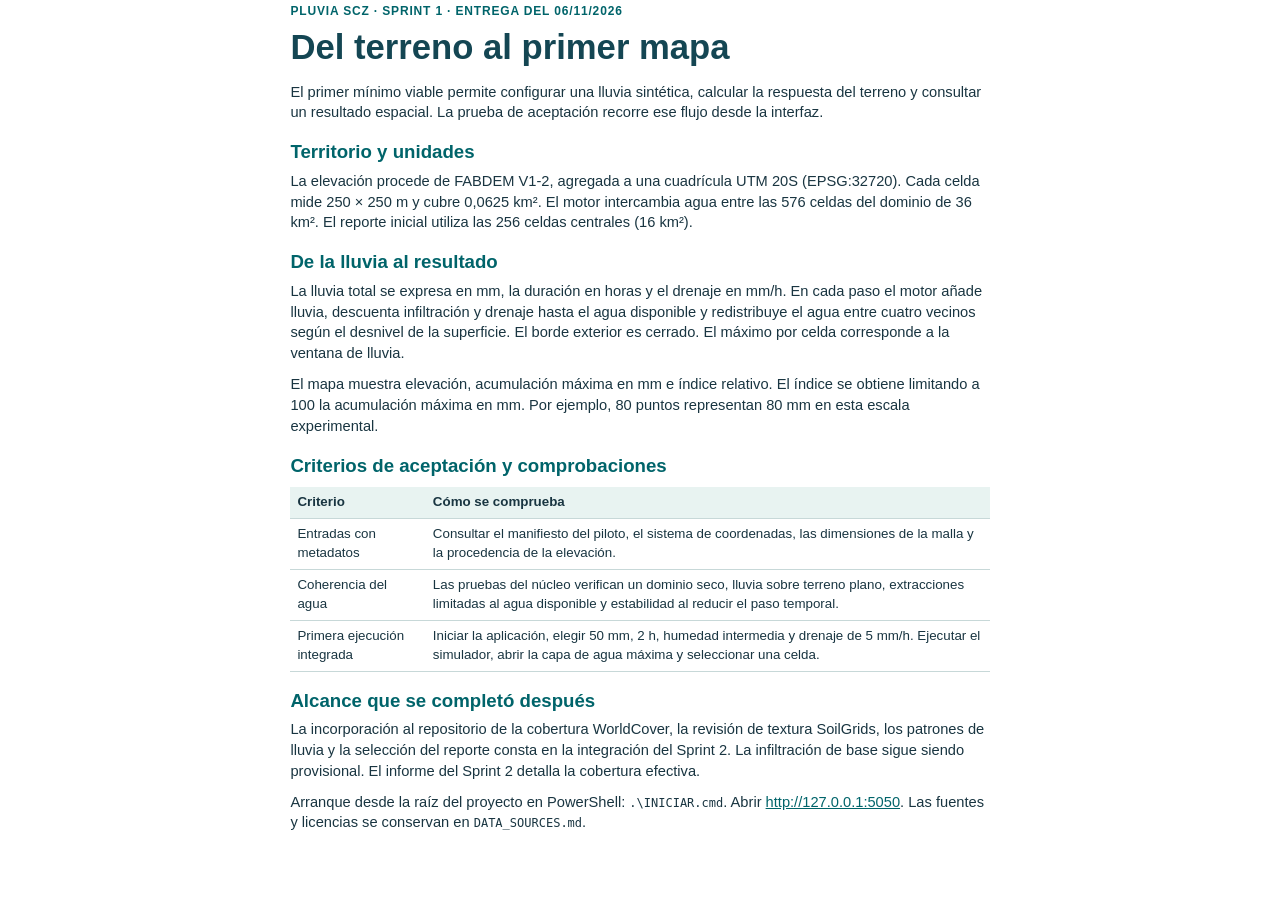
<file: docs/fuentes/SPRINT_1.html>
<!doctype html>
<html lang="es"><meta charset="utf-8"><title>Informe del Sprint 1 · Pluvia SCZ</title>
<style>@page{size:A4;margin:15mm 17mm}*{box-sizing:border-box}body{max-width:185mm;margin:auto;color:#193541;font:11pt/1.42 'Segoe UI',Arial,sans-serif}h1{font-size:26pt;color:#144653;line-height:1.12;margin:7px 0 15px}h2,h3{font-size:14pt;color:#00646a;margin:16px 0 5px}small{font-size:9pt;font-weight:700;letter-spacing:.07em;color:#00646a}p{margin:5px 0 10px}table{width:100%;border-collapse:collapse;font-size:10pt;margin:8px 0 10px}td,th{vertical-align:top;text-align:left;padding:6px 7px;border-bottom:1px solid #c7d8d8}th{background:#e8f3f1}tr{break-inside:avoid}section+section{break-before:page}section{break-inside:auto}svg{display:block;width:100%}a{color:#00646a}code,pre{font:9pt Consolas,monospace}pre{background:#f0f5f6;padding:8px;white-space:pre-wrap}ol{padding-left:20px}li{margin:6px 0}@page poster{size:440mm 1010mm;margin:13mm}.poster{page:poster}.poster h1{margin:4px 0}@media print{body{max-width:none}}</style>
<body>
<section><small>PLUVIA SCZ · SPRINT 1 · ENTREGA DEL 06/11/2026</small><h1>Del terreno al primer mapa</h1>
<p>El primer mínimo viable permite configurar una lluvia sintética, calcular la respuesta del terreno y consultar un resultado espacial. La prueba de aceptación recorre ese flujo desde la interfaz.</p>
<h2>Territorio y unidades</h2><p>La elevación procede de FABDEM V1-2, agregada a una cuadrícula UTM 20S (EPSG:32720). Cada celda mide 250 × 250 m y cubre 0,0625 km². El motor intercambia agua entre las 576 celdas del dominio de 36 km². El reporte inicial utiliza las 256 celdas centrales (16 km²).</p>
<h2>De la lluvia al resultado</h2><p>La lluvia total se expresa en mm, la duración en horas y el drenaje en mm/h. En cada paso el motor añade lluvia, descuenta infiltración y drenaje hasta el agua disponible y redistribuye el agua entre cuatro vecinos según el desnivel de la superficie. El borde exterior es cerrado. El máximo por celda corresponde a la ventana de lluvia.</p>
<p>El mapa muestra elevación, acumulación máxima en mm e índice relativo. El índice se obtiene limitando a 100 la acumulación máxima en mm. Por ejemplo, 80 puntos representan 80 mm en esta escala experimental.</p>
<h2>Criterios de aceptación y comprobaciones</h2><table>
<tr><th>Criterio</th><th>Cómo se comprueba</th></tr>
<tr><td>Entradas con metadatos</td><td>Consultar el manifiesto del piloto, el sistema de coordenadas, las dimensiones de la malla y la procedencia de la elevación.</td></tr>
<tr><td>Coherencia del agua</td><td>Las pruebas del núcleo verifican un dominio seco, lluvia sobre terreno plano, extracciones limitadas al agua disponible y estabilidad al reducir el paso temporal.</td></tr>
<tr><td>Primera ejecución integrada</td><td>Iniciar la aplicación, elegir 50 mm, 2 h, humedad intermedia y drenaje de 5 mm/h. Ejecutar el simulador, abrir la capa de agua máxima y seleccionar una celda.</td></tr>
</table>
<h2>Alcance que se completó después</h2><p>La incorporación al repositorio de la cobertura WorldCover, la revisión de textura SoilGrids, los patrones de lluvia y la selección del reporte consta en la integración del Sprint 2. La infiltración de base sigue siendo provisional. El informe del Sprint 2 detalla la cobertura efectiva.</p>
<p>Arranque desde la raíz del proyecto en PowerShell: <code>.&#92;INICIAR.cmd</code>. Abrir <a href="http://127.0.0.1:5050">http://127.0.0.1:5050</a>. Las fuentes y licencias se conservan en <code>DATA_SOURCES.md</code>.</p></section>
</body></html>
</file>
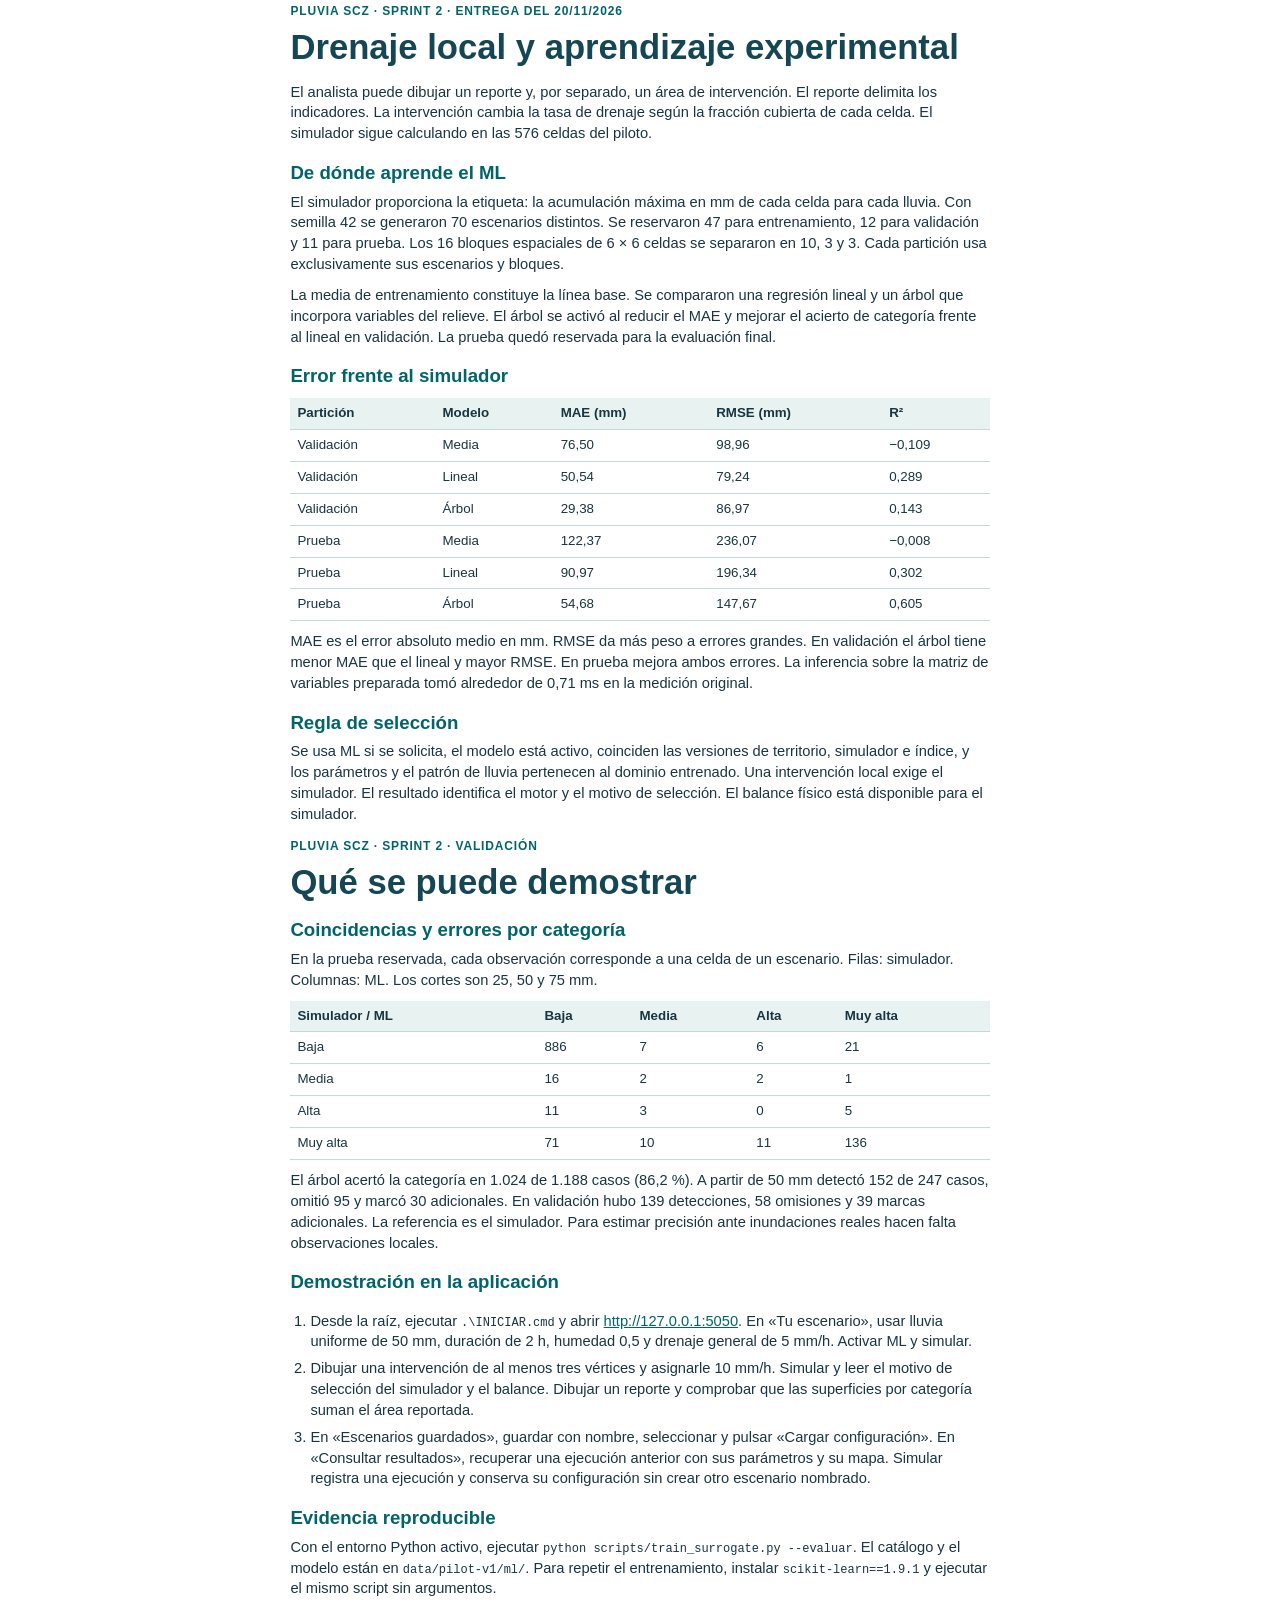
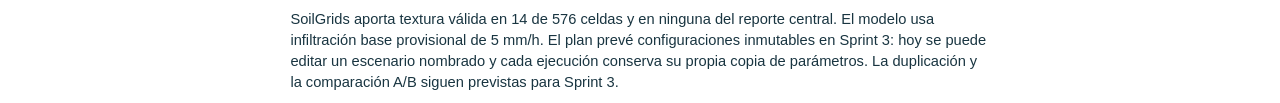
<file: docs/fuentes/SPRINT_2.html>
<!doctype html>
<html lang="es"><meta charset="utf-8"><title>Informe del Sprint 2 · Pluvia SCZ</title>
<style>@page{size:A4;margin:15mm 17mm}*{box-sizing:border-box}body{max-width:185mm;margin:auto;color:#193541;font:11pt/1.42 'Segoe UI',Arial,sans-serif}h1{font-size:26pt;color:#144653;line-height:1.12;margin:7px 0 15px}h2,h3{font-size:14pt;color:#00646a;margin:16px 0 5px}small{font-size:9pt;font-weight:700;letter-spacing:.07em;color:#00646a}p{margin:5px 0 10px}table{width:100%;border-collapse:collapse;font-size:10pt;margin:8px 0 10px}td,th{vertical-align:top;text-align:left;padding:6px 7px;border-bottom:1px solid #c7d8d8}th{background:#e8f3f1}tr{break-inside:avoid}section+section{break-before:page}section{break-inside:auto}svg{display:block;width:100%}a{color:#00646a}code,pre{font:9pt Consolas,monospace}pre{background:#f0f5f6;padding:8px;white-space:pre-wrap}ol{padding-left:20px}li{margin:6px 0}@page poster{size:440mm 1010mm;margin:13mm}.poster{page:poster}.poster h1{margin:4px 0}@media print{body{max-width:none}}</style>
<body>
<section><small>PLUVIA SCZ · SPRINT 2 · ENTREGA DEL 20/11/2026</small><h1>Drenaje local y aprendizaje experimental</h1>
<p>El analista puede dibujar un reporte y, por separado, un área de intervención. El reporte delimita los indicadores. La intervención cambia la tasa de drenaje según la fracción cubierta de cada celda. El simulador sigue calculando en las 576 celdas del piloto.</p>
<h2>De dónde aprende el ML</h2><p>El simulador proporciona la etiqueta: la acumulación máxima en mm de cada celda para cada lluvia. Con semilla 42 se generaron 70 escenarios distintos. Se reservaron 47 para entrenamiento, 12 para validación y 11 para prueba. Los 16 bloques espaciales de 6 × 6 celdas se separaron en 10, 3 y 3. Cada partición usa exclusivamente sus escenarios y bloques.</p>
<p>La media de entrenamiento constituye la línea base. Se compararon una regresión lineal y un árbol que incorpora variables del relieve. El árbol se activó al reducir el MAE y mejorar el acierto de categoría frente al lineal en validación. La prueba quedó reservada para la evaluación final.</p>
<h2>Error frente al simulador</h2><table>
<tr><th>Partición</th><th>Modelo</th><th>MAE (mm)</th><th>RMSE (mm)</th><th>R²</th></tr>
<tr><td>Validación</td><td>Media</td><td>76,50</td><td>98,96</td><td>−0,109</td></tr>
<tr><td>Validación</td><td>Lineal</td><td>50,54</td><td>79,24</td><td>0,289</td></tr>
<tr><td>Validación</td><td>Árbol</td><td>29,38</td><td>86,97</td><td>0,143</td></tr>
<tr><td>Prueba</td><td>Media</td><td>122,37</td><td>236,07</td><td>−0,008</td></tr>
<tr><td>Prueba</td><td>Lineal</td><td>90,97</td><td>196,34</td><td>0,302</td></tr>
<tr><td>Prueba</td><td>Árbol</td><td>54,68</td><td>147,67</td><td>0,605</td></tr>
</table>
<p>MAE es el error absoluto medio en mm. RMSE da más peso a errores grandes. En validación el árbol tiene menor MAE que el lineal y mayor RMSE. En prueba mejora ambos errores. La inferencia sobre la matriz de variables preparada tomó alrededor de 0,71 ms en la medición original.</p>
<h2>Regla de selección</h2><p>Se usa ML si se solicita, el modelo está activo, coinciden las versiones de territorio, simulador e índice, y los parámetros y el patrón de lluvia pertenecen al dominio entrenado. Una intervención local exige el simulador. El resultado identifica el motor y el motivo de selección. El balance físico está disponible para el simulador.</p></section><section><small>PLUVIA SCZ · SPRINT 2 · VALIDACIÓN</small><h1>Qué se puede demostrar</h1>
<h2>Coincidencias y errores por categoría</h2><p>En la prueba reservada, cada observación corresponde a una celda de un escenario. Filas: simulador. Columnas: ML. Los cortes son 25, 50 y 75 mm.</p><table>
<tr><th>Simulador / ML</th><th>Baja</th><th>Media</th><th>Alta</th><th>Muy alta</th></tr>
<tr><td>Baja</td><td>886</td><td>7</td><td>6</td><td>21</td></tr>
<tr><td>Media</td><td>16</td><td>2</td><td>2</td><td>1</td></tr>
<tr><td>Alta</td><td>11</td><td>3</td><td>0</td><td>5</td></tr>
<tr><td>Muy alta</td><td>71</td><td>10</td><td>11</td><td>136</td></tr>
</table>
<p>El árbol acertó la categoría en 1.024 de 1.188 casos (86,2 %). A partir de 50 mm detectó 152 de 247 casos, omitió 95 y marcó 30 adicionales. En validación hubo 139 detecciones, 58 omisiones y 39 marcas adicionales. La referencia es el simulador. Para estimar precisión ante inundaciones reales hacen falta observaciones locales.</p>
<h2>Demostración en la aplicación</h2><ol>
<li>Desde la raíz, ejecutar <code>.&#92;INICIAR.cmd</code> y abrir <a href="http://127.0.0.1:5050">http://127.0.0.1:5050</a>. En «Tu escenario», usar lluvia uniforme de 50 mm, duración de 2 h, humedad 0,5 y drenaje general de 5 mm/h. Activar ML y simular.</li>
<li>Dibujar una intervención de al menos tres vértices y asignarle 10 mm/h. Simular y leer el motivo de selección del simulador y el balance. Dibujar un reporte y comprobar que las superficies por categoría suman el área reportada.</li>
<li>En «Escenarios guardados», guardar con nombre, seleccionar y pulsar «Cargar configuración». En «Consultar resultados», recuperar una ejecución anterior con sus parámetros y su mapa. Simular registra una ejecución y conserva su configuración sin crear otro escenario nombrado.</li></ol>
<h2>Evidencia reproducible</h2><p>Con el entorno Python activo, ejecutar <code>python scripts/train_surrogate.py --evaluar</code>. El catálogo y el modelo están en <code>data/pilot-v1/ml/</code>. Para repetir el entrenamiento, instalar <code>scikit-learn==1.9.1</code> y ejecutar el mismo script sin argumentos.</p>
<p>SoilGrids aporta textura válida en 14 de 576 celdas y en ninguna del reporte central. El modelo usa infiltración base provisional de 5 mm/h. El plan prevé configuraciones inmutables en Sprint 3: hoy se puede editar un escenario nombrado y cada ejecución conserva su propia copia de parámetros. La duplicación y la comparación A/B siguen previstas para Sprint 3.</p></section>
</body></html>
</file>
